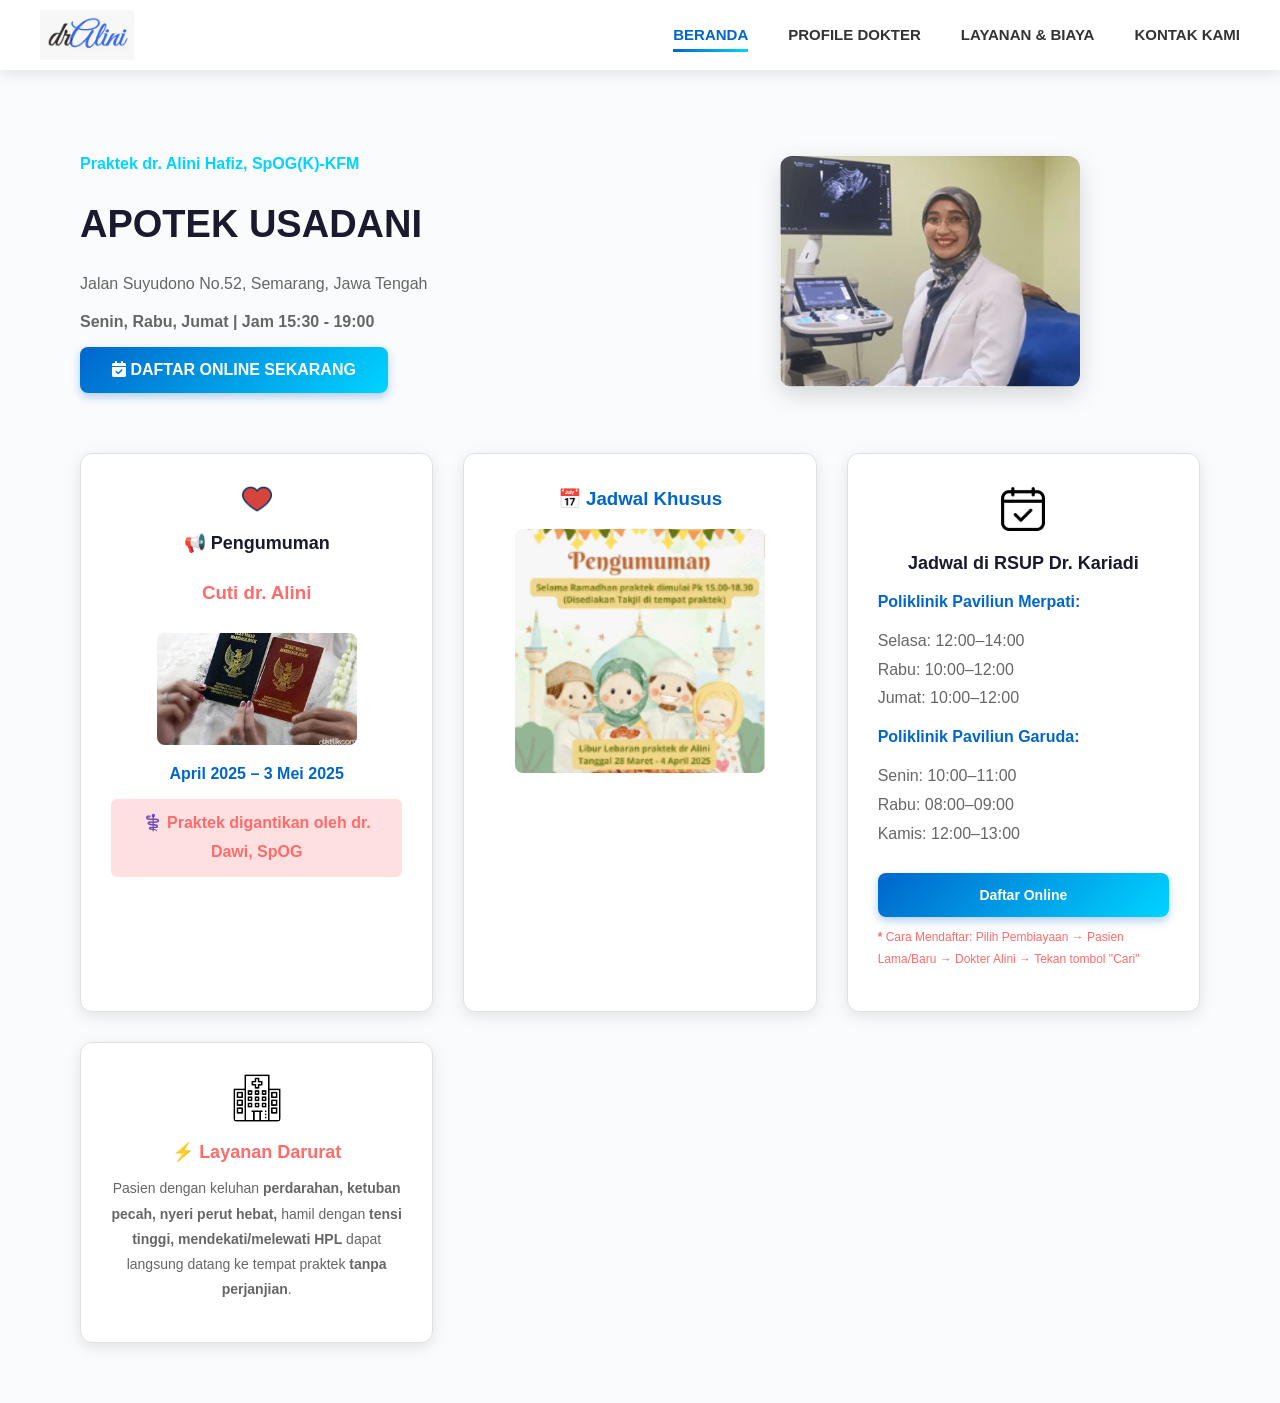
<file: Tugas web Dr Alini/index.html>
<!DOCTYPE html>
<html lang="id">
<head>
  <meta charset="utf-8" />
  <meta name="viewport" content="width=device-width, initial-scale=1" />
  <title>Klinik Dr. Alini Hafiz - Spesialis Obstetri & Ginekologi</title>
  <link rel="stylesheet" href="https://cdnjs.cloudflare.com/ajax/libs/font-awesome/6.6.0/css/all.min.css">
  <link rel="stylesheet" href="styles.css">
</head>
<body>
  <header>
    <img src="logo.jpeg" alt="Logo Klinik Dr. Alini">
    <nav>
      <a href="index.html" class="choosen">BERANDA</a>
      <a href="profile.html">PROFILE DOKTER</a>
      <a href="layanan.html">LAYANAN & BIAYA</a>
      <a href="kontak.html">KONTAK KAMI</a>
    </nav>
  </header>

  <main class="content">
    <section class="hero-section">
      <div class="hero-text">
        <p>Praktek dr. Alini Hafiz, SpOG(K)-KFM</p>
        <h2>APOTEK USADANI</h2>
        <p>Jalan Suyudono No.52, Semarang, Jawa Tengah</p>
        <p><strong>Senin, Rabu, Jumat | Jam 15:30 - 19:00</strong></p>
        <button onclick="window.location.href='backend.html'">
          <i class="fas fa-calendar-check"></i> DAFTAR ONLINE SEKARANG
        </button>
      </div>
      <div class="hero-image">
        <img src="8.JPG" alt="Dr. Alini Hafiz">
      </div>
    </section>

    <div class="container">
      <!-- Pengumuman -->
      <div class="card">
        <img src="heart.png" alt="Pengumuman" class="love">
        <div class="judul">📢 Pengumuman</div>
        <h3 style="color: #ff6b6b; margin: 10px 0;">Cuti dr. Alini</h3>
        <img src="nikah.jpg" alt="Cuti dr. Alini" style="width: 100%; max-width: 200px; border-radius: 8px; margin: 15px 0;">
        <p style="color: var(--primary-color); font-weight: 600;">April 2025 – 3 Mei 2025</p>
        <p style="color: #ff6b6b; font-weight: 700; background: #ffe0e0; padding: 10px; border-radius: 6px;">
          ⚕️ Praktek digantikan oleh dr. Dawi, SpOG
        </p>
      </div>
    
      <!-- Jadwal Ramadhan -->
      <div class="card">
        <h3 style="color: var(--primary-color); margin-bottom: 15px;">📅 Jadwal Khusus</h3>
        <img src="lebaran.jpeg" alt="Jadwal Ramadhan" style="width: 100%; border-radius: 8px;">
      </div>
    
      <!-- Jadwal RSUP Dr. Kariadi -->
      <div class="card">
        <img src="check-mark.png" alt="Jadwal" style="width: 50px; margin-bottom: 15px;">
        <div class="judul">Jadwal di RSUP Dr. Kariadi</div>
        <div style="font-size: 14px; color: #555; text-align: left; width: 100%;">
          <p><strong style="color: var(--primary-color);">Poliklinik Paviliun Merpati:</strong></p>
          <p>Selasa: 12:00–14:00<br>Rabu: 10:00–12:00<br>Jumat: 10:00–12:00</p>
          
          <p style="margin-top: 10px;"><strong style="color: var(--primary-color);">Poliklinik Paviliun Garuda:</strong></p>
          <p>Senin: 10:00–11:00<br>Rabu: 08:00–09:00<br>Kamis: 12:00–13:00</p>
          
          <button onclick="window.location.href='backend.html'" style="width: 100%; margin-top: 15px; font-size: 14px;">
            Daftar Online
          </button>
          
          <p style="font-size: 12px; color: #ff6b6b; margin-top: 10px;"><strong>*</strong> Cara Mendaftar: Pilih Pembiayaan → Pasien Lama/Baru → Dokter Alini → Tekan tombol "Cari"</p>
        </div>
      </div>

      <!-- Keterangan Penting -->
      <div class="card">
        <img src="hospital.png" alt="Layanan Darurat" style="width: 50px; margin-bottom: 15px;">
        <div class="judul" style="color: #ff6b6b;">⚡ Layanan Darurat</div>
        <p style="font-size: 14px; line-height: 1.8;">
          Pasien dengan keluhan <strong>perdarahan, ketuban pecah, nyeri perut hebat,</strong> 
          hamil dengan <strong>tensi tinggi, mendekati/melewati HPL</strong> 
          dapat langsung datang ke tempat praktek <strong>tanpa perjanjian</strong>.
        </p>
      </div>
    </div>
  </main>

  <script src="script.js"></script>
</body>
</html>
</file>
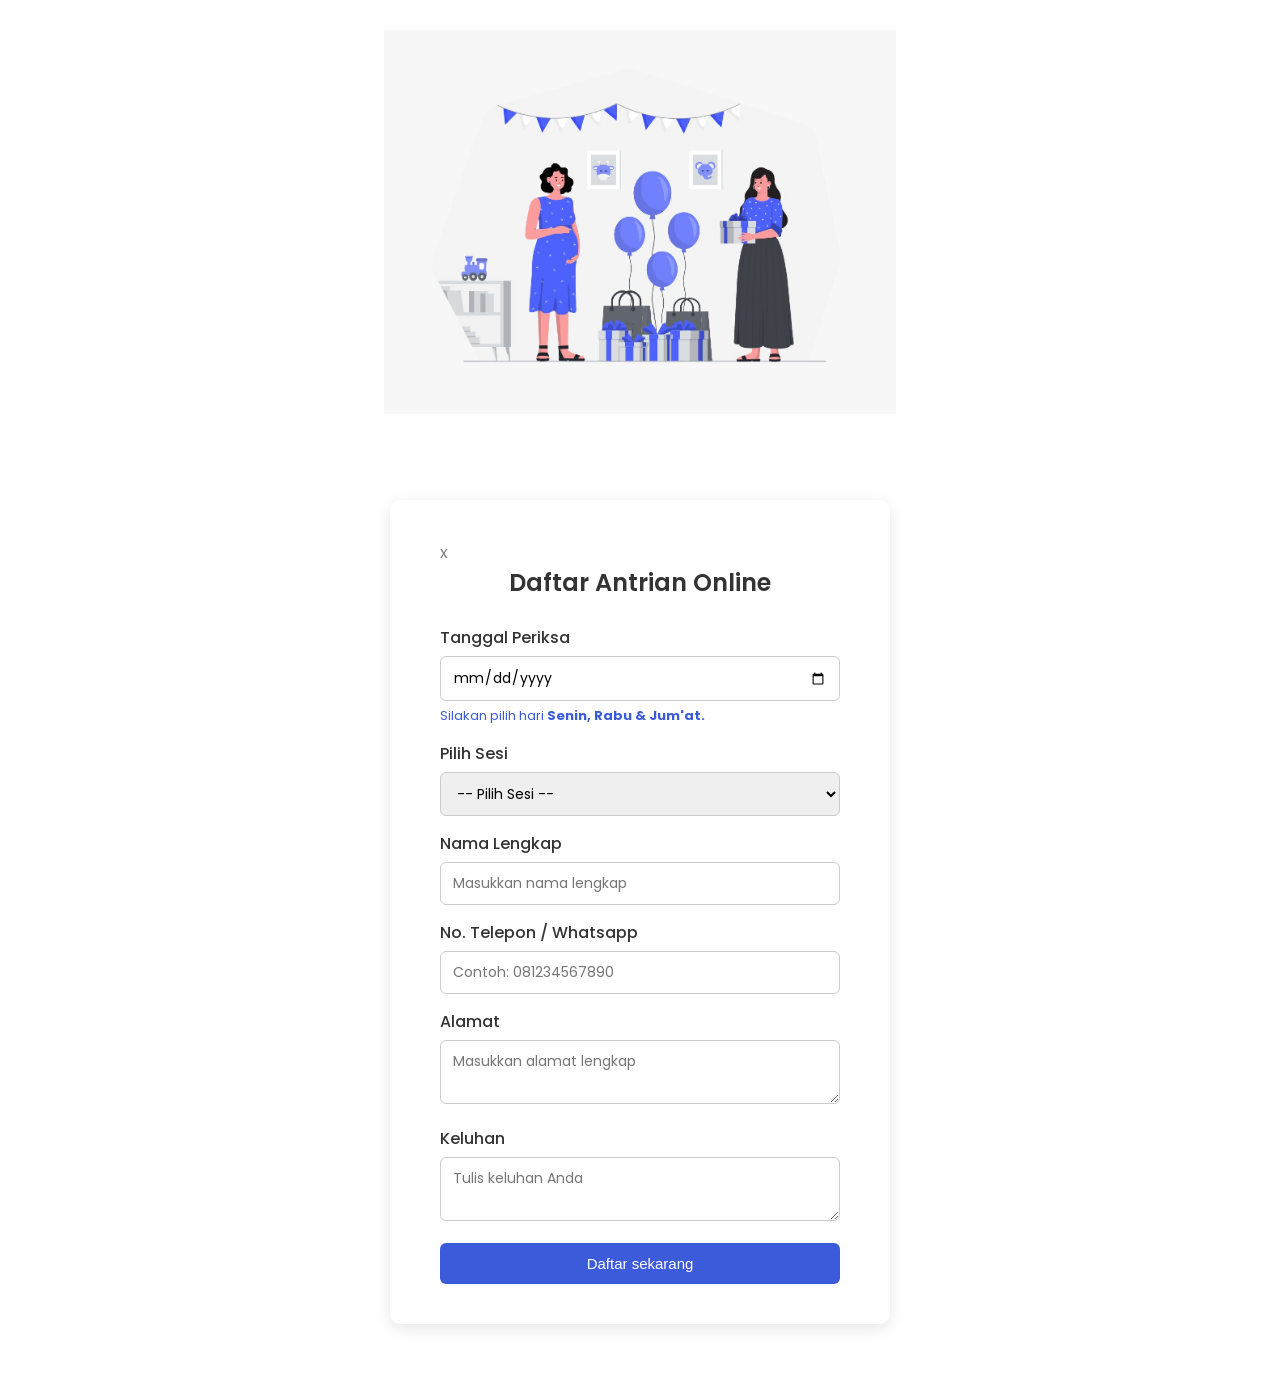
<file: Tugas web Dr Alini/backend.html>
<!DOCTYPE html>
<html lang="id">
<head>
  <meta charset="UTF-8">
  <meta name="viewport" content="width=device-width, initial-scale=1.0">
  <title>Daftar Antrian Online</title>

  <link href="https://fonts.googleapis.com/css2?family=Poppins:wght@400;500;600&display=swap" rel="stylesheet">
  <style>
    * {
      margin: 0;
      padding: 0;
      box-sizing: border-box;
    }

    body {
      font-family: 'Poppins', sans-serif;
      display: flex;
      justify-content: center;
      align-items: center;
      background: url(backend.jpeg) no-repeat;
      background-size: 40%;
      background-position-x: center;
      background-position-y: 30px;
    }

    .topimg {
      margin: 0 auto;
    }

    .form-container {
      background-color: #fff;
      padding: 40px 50px;
      border-radius: 10px;
      box-shadow: 0 4px 15px rgba(0,0,0,0.1);
      max-width: 500px;
      width: 90%;
      margin-top: 500px;
      margin-bottom: 50px;
    }

    h2 {
      text-align: center;
      color: #333;
      margin-bottom: 25px;
      font-weight: 600;
    }

    label {
      display: block;
      margin-bottom: 6px;
      font-weight: 500;
      color: #333;
    }

    input, select, textarea {
      width: 100%;
      padding: 10px 12px;
      margin-bottom: 15px;
      border: 1px solid #ccc;
      border-radius: 6px;
      font-size: 14px;
      font-family: 'Poppins', sans-serif;
    }

    input:focus, select:focus, textarea:focus {
      border-color: #3b5bdb;
      outline: none;
      box-shadow: 0 0 3px rgba(59,91,219,0.3);
    }

    .note {
      font-size: 13px;
      color: #3b5bdb;
      margin-top: -10px;
      margin-bottom: 15px;
    }

    button {
      background-color: #3b5bdb;
      color: white;
      width: 100%;
      padding: 12px;
      border: none;
      border-radius: 6px;
      font-size: 15px;
      cursor: pointer;
      font-weight: 500;
      transition: 0.3s;
    }

    button:hover {
      background-color: #2f49b5;
    }

    @media (max-width: 900px) {
      body {
        background-size: 0;
        padding: 20px;
      }
      .form-container {
        box-shadow: 0 2px 8px rgba(0,0,0,0.1);
      }
    }
  </style>
</head>
<body>
  <div class="form-container">
    <a href="home.html" style="text-decoration: none; color: gray; position: relative; margin-bottom: 100px;">x</a>
    <form action="home.html">
      
      <h2>Daftar Antrian Online</h2>

      <label for="tanggal">Tanggal Periksa</label>
      <input type="date" id="tanggal" name="tanggal" placeholder="dd/mm/yyyy" required>
      <p class="note">Silakan pilih hari <b>Senin, Rabu & Jum'at.</b></p>

      <label for="sesi">Pilih Sesi</label>
      <select id="sesi" name="sesi" required>
        <option value="">-- Pilih Sesi --</option>
        <option>Jam 15.30 - 16.30 (sisa kuota : 0)</option>
        <option>Jam 16.30 - 17.30 (sisa kuota : 2)</option>
        <option>Jam 17.30 - 18.30 (sisa kuota : 5)</option>
      </select>

      <label for="nama">Nama Lengkap</label>
      <input type="text" id="nama" name="nama" placeholder="Masukkan nama lengkap" required>

      <label for="telepon">No. Telepon / Whatsapp</label>
      <input type="number" id="telepon" name="telepon" placeholder="Contoh: 081234567890" required>

      <label for="alamat">Alamat</label>
      <textarea id="alamat" name="alamat" rows="2" placeholder="Masukkan alamat lengkap" required></textarea>

      <label for="keluhan">Keluhan</label>
      <textarea id="keluhan" name="keluhan" rows="2" placeholder="Tulis keluhan Anda" required></textarea>

      <button type="submit">Daftar sekarang</button>
    </form>
  </div>

</body>
</html>
</file>
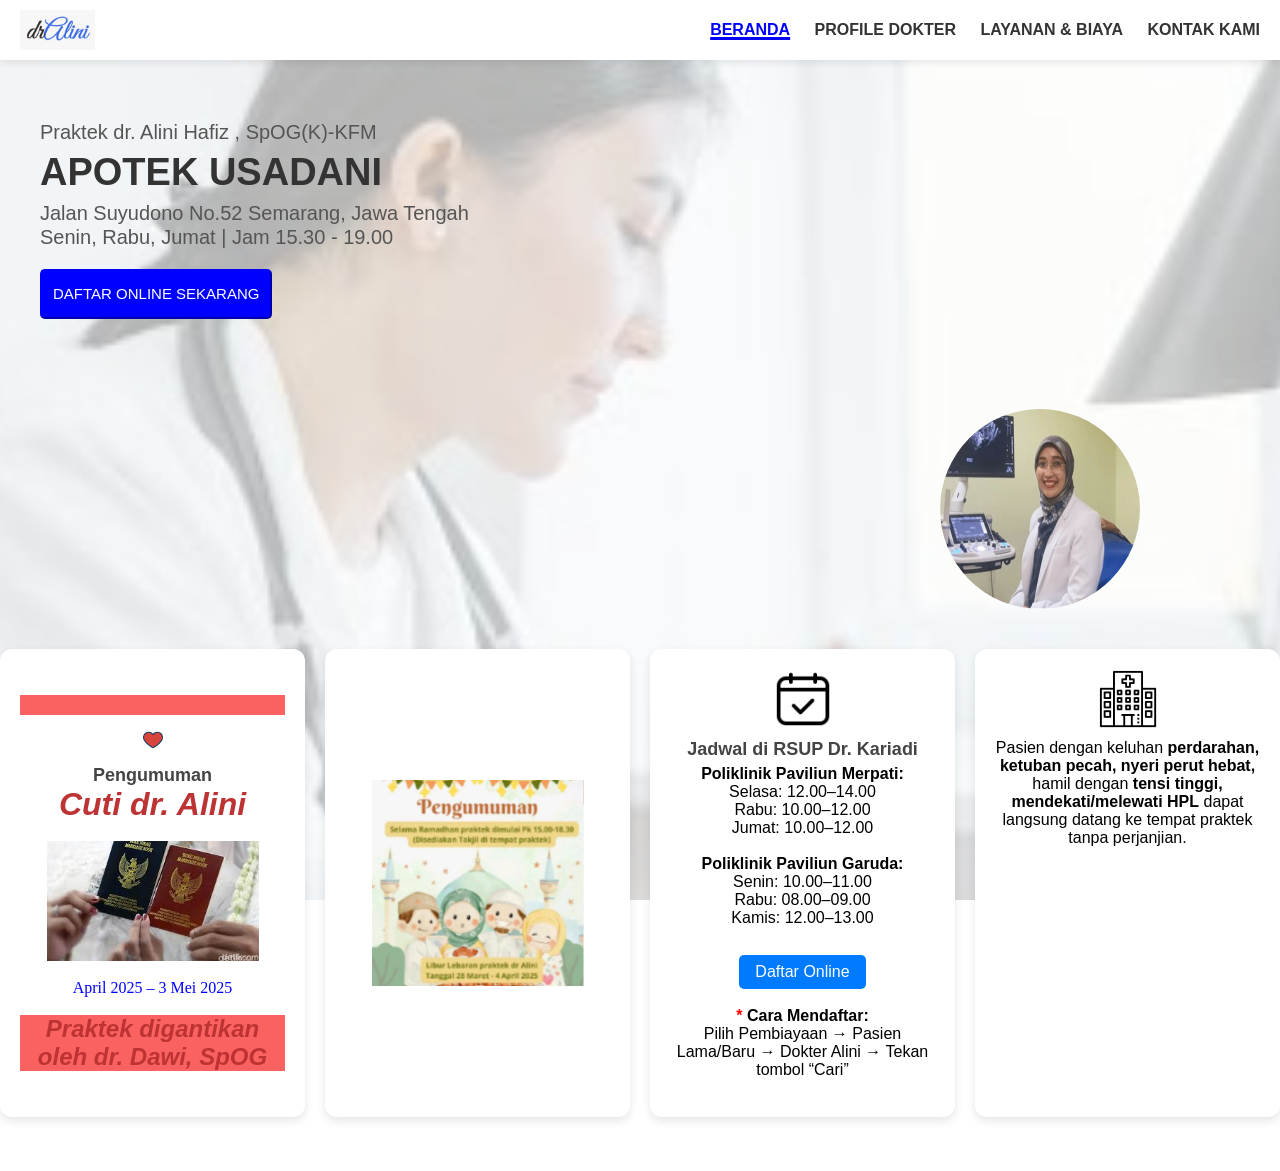
<file: Tugas web Dr Alini/home.html>
<!doctype html>
<html lang="en">
<head>
  <meta charset="utf-8" />
  <meta name="viewport" content="width=device-width, initial-scale=1" />
  <title>Landing Page with Header and Left Menu</title>
  <style>
    * {
      margin: 0;
      padding: 0;
      box-sizing: border-box;
      font-family: Arial, sans-serif;
    }

    body, html {
      height: 100%;
    }

    /* Background image */
    body {
      background: url(images.jpg) no-repeat center center/cover;
    }

    /* Overlay with white opacity */
    .overlay {
      position: fixed;
      top: 0;
      left: 0;
      width: 100%;
      height: 100%;
      background-color: rgba(255, 255, 255, 0.7);
      z-index: -1;
    }

    header {
      width: 100%;
      height: 60px;
      background-color: white;
      display: flex;
      justify-content: space-between;
      align-items: center;
      padding: 0 20px;
      box-shadow: 0 2px 8px rgba(0,0,0,0.1);
      position: fixed;
      top: 0;
      left: 0;
      z-index: 10;
    }

    header img {
      height: 40px;
    }

    header nav a {
      text-decoration: none;
      color: #333;
      margin-left: 20px;
      font-weight: bold;
    }

    header nav .choosen{
      text-decoration: underline;
      color: blue;
      margin-left: 20px;
      font-weight: bolder;
      text-decoration-thickness: 3px;
    }


    .content {
      margin-top: 80px;
      flex: 1;
      padding: 40px;
      overflow-y: auto;
      line-height: 1.5;
      position: relative;
      font-size: 20px;
    }

    .content h2 {
      font-size: 38px;
      font-weight: 700;
      color: #333;
    }

    .content p {
      color: #555;
      line-height: 1.2;
      font-size: 20px;
    }

    .content button {
      background-color: blue;
      margin-top: 20px;
      border-radius: 5px;
      width: max-content;
      height: 50px;
      border-color: blue;
    }

    .content button p {
      padding: 11px;
      font-size: 15px;
      margin: 0 auto;
      color: white;
      font-weight: 500;
    }

    .content img {
      width: 200px;
      height: 200px;
      position: relative;
      margin-top: 160px;
      margin-right: 100px;
      float: right;
      border-radius: 50%;
    }

  .container {
    display: flex;
    justify-content: space-between;
    gap: 20px;
    flex-wrap: wrap; /* Responsif di layar kecil */
  }

  .card {
    flex: 1;
    min-width: 200px;
    background: white;
    border-radius: 12px;
    box-shadow: 0 4px 10px rgba(0,0,0,0.1);
    padding: 20px;
    display: flex;
    flex-direction: column;
    justify-content: center;  /* Vertikal tengah */
    align-items: center;      /* Horizontal tengah */
    text-align: center;
  }

  .judul {
    font-weight: bold;
    color: #444;
    font-size: 18px;
  }

  .gambar {
    width: 80%;
    max-width: 250px;
    object-fit: cover;
    display: block;
  }

  .love {
    width: 10%;
    max-width: 20px;
    object-fit: cover;
    display: block;
    margin-bottom: 15px;
    margin-top: 15px;
  }

  .red {
    background-color: rgb(250, 98, 98);
    color: rgb(250, 98, 98);
    width: 100%;
    height: 20px;
  }

  .rt {
    color: rgb(189, 51, 51);
    font-style: italic;
  }

  .red2 {
    background-color: rgb(250, 98, 98);
    color:  rgb(189, 51, 51);
    width: 100%;
    height: max-content;
    font-style: italic;
    font-size: x-large;
  }

  .btn {
    display: inline-block;
    background-color: #007BFF;
    color: white;
    padding: 8px 16px;
    border-radius: 5px;
    text-decoration: none;
    margin-top: 10px;
  }

  .btn:hover {
    background-color: #0056b3;
  }

  .left-align {
    text-align: center;
    width: 100%;
  }

  .card2 {
    flex: 1;
    min-width: 200px;
    background: white;
    border-radius: 12px;
    box-shadow: 0 4px 10px rgba(0,0,0,0.1);
    padding: 20px;
    display: flex;
    flex-direction: column;
    align-items: center;      /* Horizontal tengah */
    text-align: center;
  }
  </style>
</head>
<body>
  <div class="overlay"></div>

  <header>
    <img src="logo.jpeg" alt="hm">
    <nav>
      <a href="home.html" class="choosen">BERANDA</a>
      <a href="profile.html">PROFILE DOKTER</a>
      <a href="layanan.html">LAYANAN & BIAYA</a>
      <a href="kontak.html">KONTAK KAMI</a>
    </nav>
  </header>

    <main class="content">
      <p>Praktek dr. Alini Hafiz , SpOG(K)-KFM</p>
      <h2>APOTEK USADANI</h2>
      <p>Jalan Suyudono No.52 Semarang, Jawa Tengah</p>
      <p>Senin, Rabu, Jumat | Jam 15.30 - 19.00</p>
      <button>
        <a href="backend.html" style="text-decoration: none;">
          <p>DAFTAR ONLINE SEKARANG</p>
        </a>
      </button>
      <img src="8.JPG" alt="dokter">
    </main>

    <div class="container">
      <!-- Kolom 1 -->
      <div class="card">
        <div class="red">-</div>
        <img src="heart.png" alt="" class="love">
        <div class="judul">Pengumuman</div>
          <h1 class="rt">Cuti dr. Alini</h1><br>
          <img src="nikah.jpg" alt="Cuti dr. Alini" class="gambar"><br>
          <p style="font-family: cursive; color: blue;">April 2025 – 3 Mei 2025</p><br>
          <h1 class="red2">Praktek digantikan oleh dr. Dawi, SpOG</h1>
      </div>
    
      <!-- Kolom 2 -->
      <div class="card">
        <img src="lebaran.jpeg" alt="Jadwal Ramadhan" class="gambar">
      </div>
    
      <!-- Kolom 3 -->
      <div class="card">
        <img src="check-mark.png" alt="check-mark" style="width: 60px; margin-bottom: 10px;">
        <div class="judul" style="margin-bottom: 5px;">Jadwal di RSUP Dr. Kariadi</div>
        <div class="teks center-align">
          <b>Poliklinik Paviliun Merpati:</b><br>
          Selasa: 12.00–14.00<br>
          Rabu: 10.00–12.00<br>
          Jumat: 10.00–12.00<br><br>
    
          <b>Poliklinik Paviliun Garuda:</b><br>
          Senin: 10.00–11.00<br>
          Rabu: 08.00–09.00<br>
          Kamis: 12.00–13.00<br><br>
    
          <a href="backend.html" class="btn">Daftar Online</a><br><br>
    
          <b><span style="color: red;">*</span> Cara Mendaftar:</b><br>
          Pilih Pembiayaan → Pasien Lama/Baru → Dokter Alini → Tekan tombol “Cari”<br><br>
        </div>
      </div>
      <div class="card2">
        <img src="hospital.png" alt="check-mark" style="width: 60px; margin-bottom: 10px;">
        <div class="teks center-align">
          <p>Pasien dengan keluhan 
            <b>perdarahan, ketuban pecah, nyeri perut hebat,</b>
            hamil dengan <b>tensi tinggi, mendekati/melewati HPL</b>
            dapat langsung datang ke tempat praktek tanpa perjanjian.
          </p>
        </div>
      </div>
    </div>
    <br><br><br>
  </div>
</body>
</html>
</file>
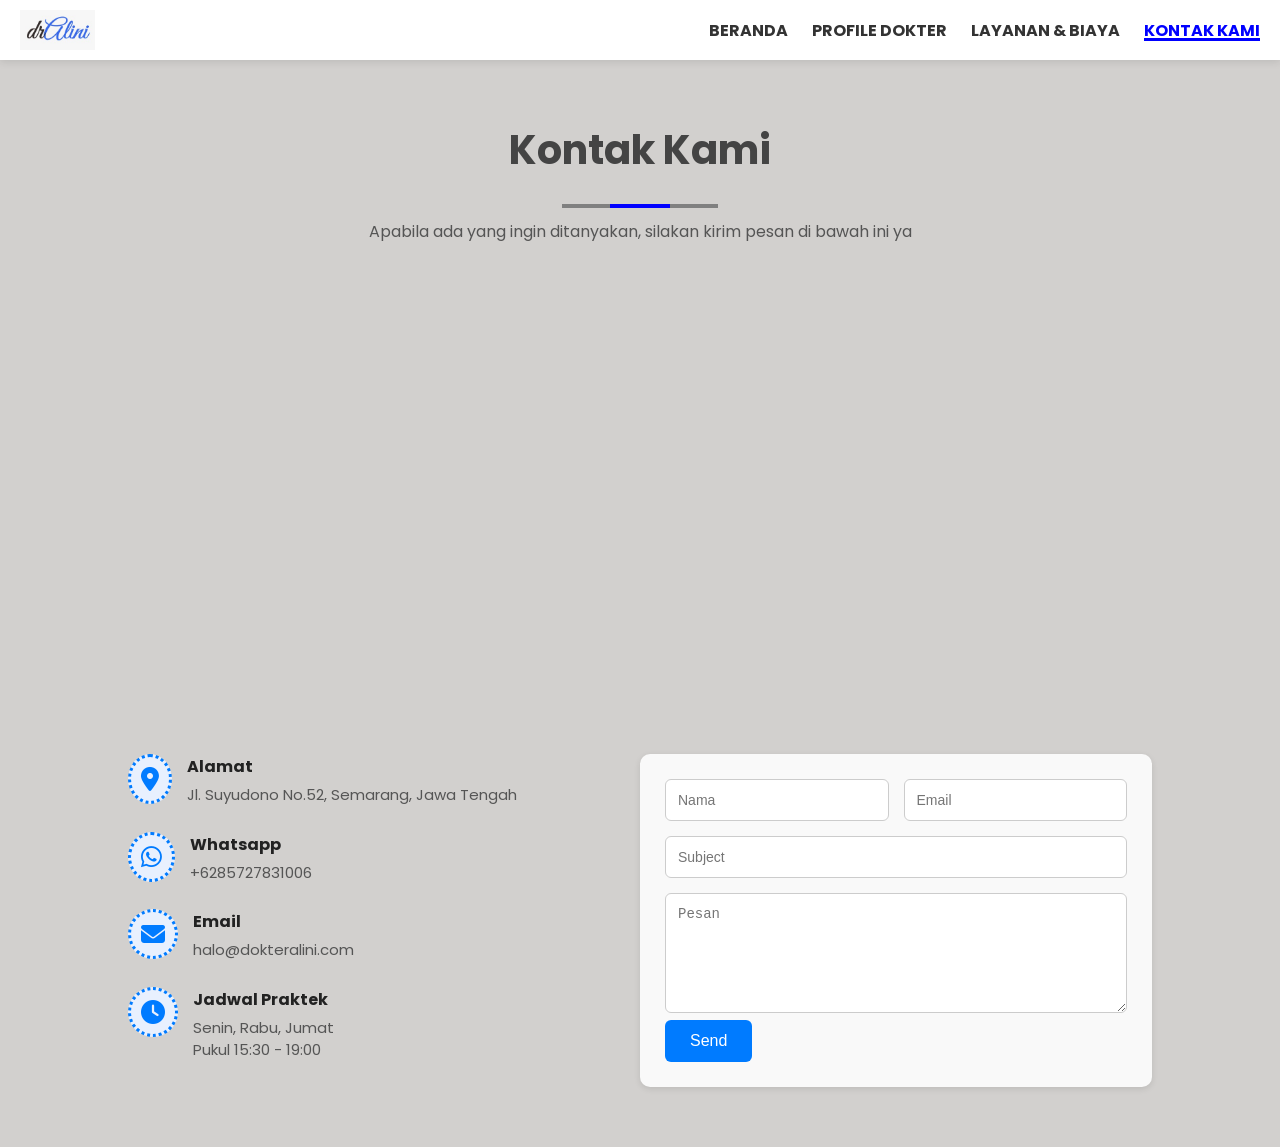
<file: Tugas web Dr Alini/kontak.html>
<!DOCTYPE html>
<html lang="id">
<head>
  <meta charset="UTF-8">
  <meta name="viewport" content="width=device-width, initial-scale=1.0">
  <title>Kontak Kami | dr. Alini</title>

  <!-- Font dan Icon -->
  <link rel="stylesheet" href="https://cdnjs.cloudflare.com/ajax/libs/font-awesome/6.6.0/css/all.min.css">
  <link href="https://fonts.googleapis.com/css2?family=Poppins:wght@400;500;600&display=swap" rel="stylesheet">

  <style>
    /* Reset dan dasar */
    * {
      margin: 0;
      padding: 0;
      box-sizing: border-box;
    }

    body {
      font-family: 'Poppins', sans-serif;
      background-color: rgb(210, 208, 206);
      color: #333;
    }

    header {
      width: 100%;
      height: 60px;
      background-color: white;
      display: flex;
      justify-content: space-between;
      align-items: center;
      padding: 0 20px;
      box-shadow: 0 2px 8px rgba(0,0,0,0.1);
      position: fixed;
      top: 0;
      left: 0;
      z-index: 10;
    }

    header img {
      height: 40px;
    }

    header nav a {
      text-decoration: none;
      color: #333;
      margin-left: 20px;
      font-weight: bold;
    }

    header nav .choosen{
      text-decoration: underline;
      color: blue;
      margin-left: 20px;
      font-weight: bolder;
      text-decoration-thickness: 3px;
    }


    /* Judul halaman */
    .page-header {
      text-align: center;
      background-color: #f8f9fb;
      padding: 60px 10%;
    }

    .page-header h2 {
      font-size: 28px;
      color: #333;
      margin-bottom: 10px;
    }

    .page-header p {
      color: #666;
      font-size: 16px;
    }

    /* Map */
    .map-container {
      width: 90%;
      height: 400px;
      overflow: hidden;
      margin: 0 auto;
      border-radius: 10px;
    }

    .map-container iframe {
      width: 100%;
      height: 100%;
      border: 0;
    }

    /* Kontak Section */
    .contact-container {
      display: flex;
      justify-content: center;
      align-items: flex-start;
      gap: 50px;
      padding: 60px 10%;
      background-color: rgb(210, 208, 206);
      flex-wrap: wrap;
    }

    /* Bagian kiri (informasi) */
    .contact-info {
      flex: 1;
      min-width: 300px;
    }

    .info-item {
      display: flex;
      align-items: flex-start;
      margin-bottom: 25px;
    }

    .info-item i {
      font-size: 24px;
      color: #007bff;
      margin-right: 15px;
      background-color: #e8f0fe;
      padding: 10px;
      border-radius: 50%;
    }

    .info-text h4 {
      margin: 0 0 5px;
      color: #222;
    }

    .info-text p {
      margin: 0;
      color: #555;
      font-size: 15px;
      line-height: 1.5;
    }

    /* Bagian kanan (form) */
    .contact-form {
      flex: 1;
      min-width: 300px;
      background-color: #f9f9f9;
      padding: 25px;
      border-radius: 10px;
      box-shadow: 0 2px 6px rgba(0,0,0,0.1);
    }

    .form-group {
      display: flex;
      gap: 15px;
      margin-bottom: 15px;
    }

    .form-group input,
    .contact-form textarea {
      width: 100%;
      padding: 12px;
      border: 1px solid #ccc;
      border-radius: 6px;
      font-size: 14px;
    }

    .contact-form textarea {
      resize: vertical;
      height: 120px;
    }

    .contact-form button {
      background-color: #007bff;
      color: white;
      border: none;
      padding: 12px 25px;
      border-radius: 6px;
      cursor: pointer;
      font-size: 16px;
      transition: 0.3s;
    }

    .contact-form button:hover {
      background-color: #0056b3;
    }

    .content {
      margin-top: 80px;
      flex: 1;
      padding: 40px;
      overflow-y: auto;
      line-height: 1.5;
      position: relative;
      font-size: 20px;
    }

    .content h1 {
      color: #444;
      text-align: center;
    }

    .content h4 {
      color: rgb(210, 208, 206);
      text-align: center;
      text-decoration: underline;
      text-decoration-color: gray;
      text-decoration-thickness: 4px;
    }

    .content p {
        color: #555;
        font-size: 16px;
        text-align: center;
        margin: 10px;
    }

    .spec {
      color: rgb(210, 208, 206);
      text-align: center;
      text-decoration: underline;
      text-decoration-color: blue;
      text-decoration-thickness: 4px;
    }

    .content p {
        color: #555;
        font-size: 16px;
        text-align: center;
        margin: 10px;
    }

    /* Responsif */
    @media (max-width: 768px) {
      .contact-container {
        flex-direction: column;
      }
    }
  </style>
</head>

<body>

    <header>
        <img src="logo.jpeg" alt="hm">
        <nav>
          <a href="home.html">BERANDA</a>
          <a href="profile.html">PROFILE DOKTER</a>
          <a href="layanan.html">LAYANAN & BIAYA</a>
          <a href="kontak.html" class="choosen">KONTAK KAMI</a>
        </nav>
      </header>

      <main class="content">
        <h1>Kontak Kami</h1>
        <h4>----<span class="spec">-----</span>----</h4>
        <p>Apabila ada yang ingin ditanyakan, silakan kirim pesan di bawah ini ya</p>
      </main>

  <!-- MAP -->
  <div class="map-container">
    <iframe src="https://www.google.com/maps/embed?pb=!1m18!1m12!1m3!1d1980.09931649707!2d110.40585058685963!3d-6.985867570155994!2m3!1f0!2f0!3f0!3m2!1i1024!2i768!4f13.1!3m3!1m2!1s0x2e708b4886194b15%3A0x83d5e270f6cc8804!2sApotek%20Usadani!5e0!3m2!1sid!2sid!4v1760234174506!5m2!1sid!2sid" 
      width="100%" height="450" style="border:0;" allowfullscreen="" loading="lazy" referrerpolicy="no-referrer-when-downgrade"
      ></iframe>
  </div>

  <!-- KONTAK -->
  <section class="contact-container">
    <!-- Informasi Kontak -->
    <div class="contact-info">
      <div class="info-item">
        <i class="fa-solid fa-location-dot" style="border-style: dotted;"></i>
        <div class="info-text">
          <h4>Alamat</h4>
          <p>Jl. Suyudono No.52, Semarang, Jawa Tengah</p>
        </div>
      </div>

      <div class="info-item">
        <i class="fa-brands fa-whatsapp" style="border-style: dotted;"></i>
        <div class="info-text">
          <h4>Whatsapp</h4>
          <p>+6285727831006</p>
        </div>
      </div>

      <div class="info-item">
        <i class="fa-solid fa-envelope" style="border-style: dotted;"></i>
        <div class="info-text">
          <h4>Email</h4>
          <p>halo@dokteralini.com</p>
        </div>
      </div>

      <div class="info-item">
        <i class="fa-solid fa-clock" style="border-style: dotted;"></i>
        <div class="info-text">
          <h4>Jadwal Praktek</h4>
          <p>Senin, Rabu, Jumat<br>Pukul 15:30 - 19:00</p>
        </div>
      </div>
    </div>

    <!-- Formulir -->
    <div class="contact-form">
      <form action="#">
        <div class="form-group">
          <input type="text" name="name" placeholder="Nama" required>
          <input type="email" name="email" placeholder="Email" required>
        </div>
        <div class="form-group">
            <input type="text" name="subject" placeholder="Subject" required>
        </div>
        <textarea name="message" placeholder="Pesan" required></textarea>
        <button type="submit">Send</button>
      </form>
    </div>
  </section>

</body>
</html>
</file>
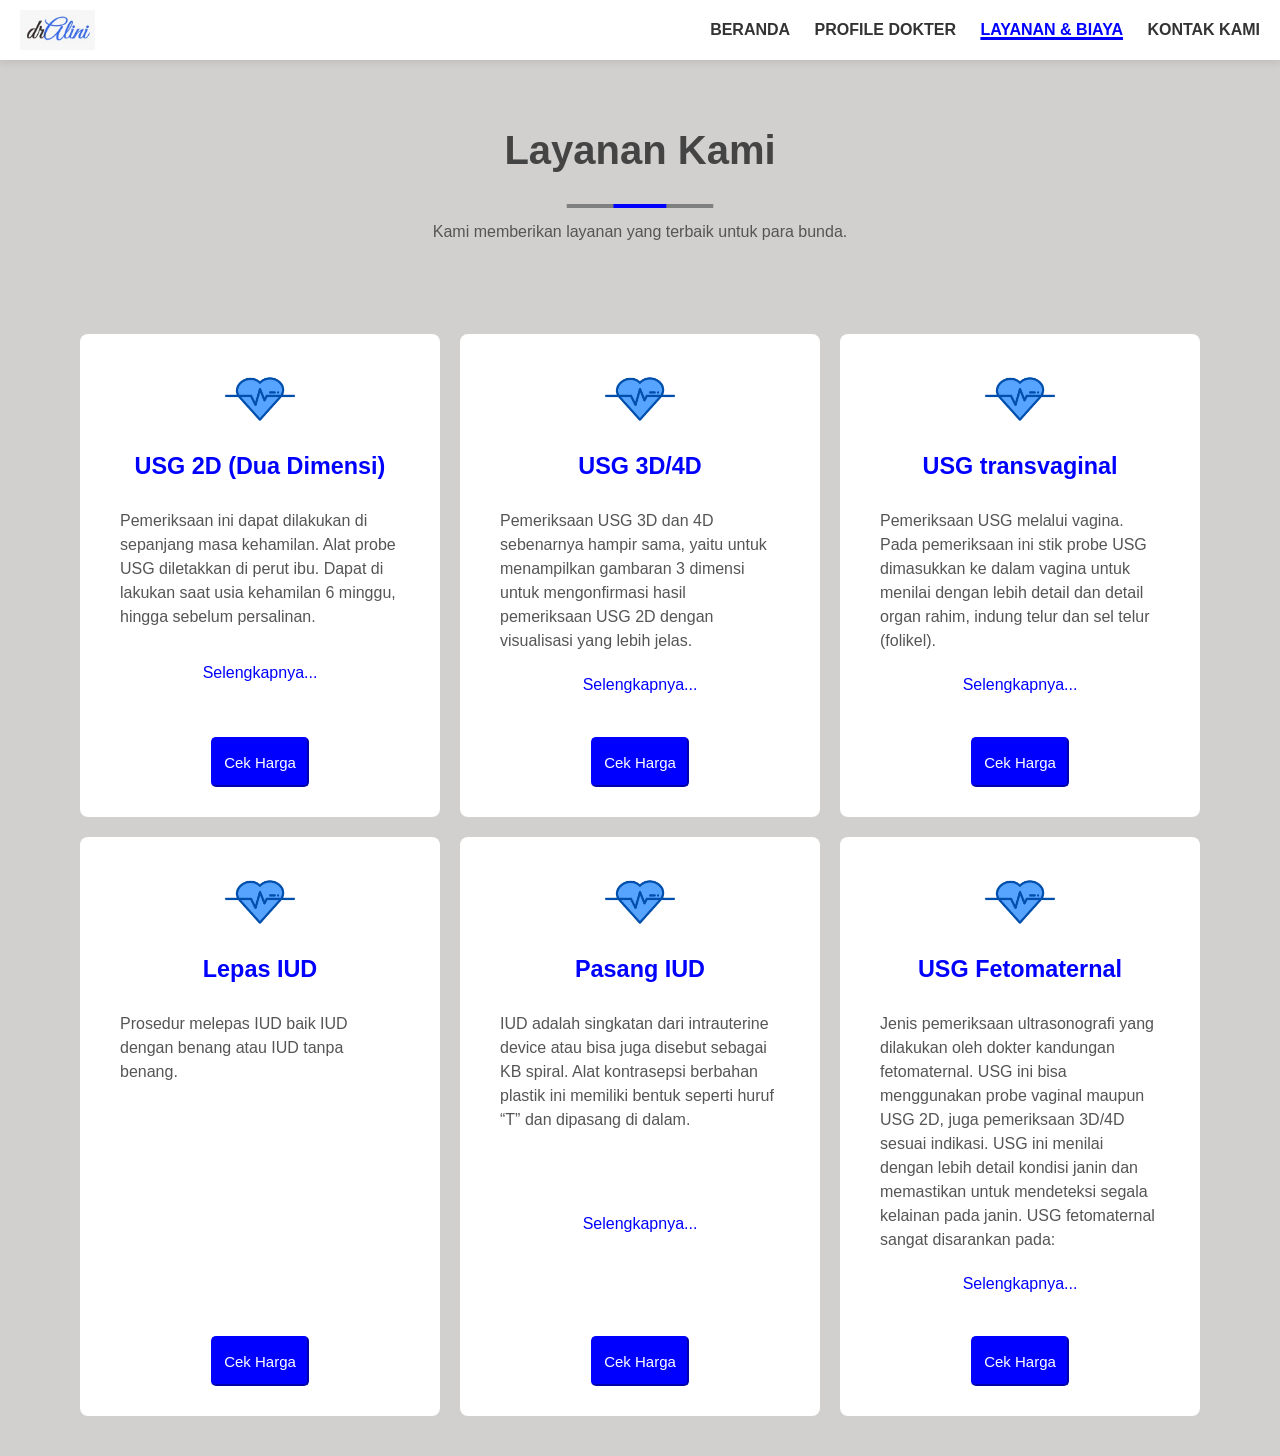
<file: Tugas web Dr Alini/layanan.html>
<!DOCTYPE html>
<html lang="en">
<head>
  <meta charset="UTF-8">
  <meta name="viewport" content="width=device-width, initial-scale=1.0">
  <title>Document</title>
  <style>
    * {
      margin: 0;
      padding: 0;
      box-sizing: border-box;
      font-family: Arial, sans-serif;
    }

    body, html {
      height: 100%;
    }

    /* Background image */
    body {
      background-color: rgb(210, 208, 206);
    }

    header {
      width: 100%;
      height: 60px;
      background-color: white;
      display: flex;
      justify-content: space-between;
      align-items: center;
      padding: 0 20px;
      box-shadow: 0 2px 8px rgba(0,0,0,0.1);
      position: fixed;
      top: 0;
      left: 0;
      z-index: 10;
    }
    header img {
      height: 40px;
    }

    header nav a {
      text-decoration: none;
      color: #333;
      margin-left: 20px;
      font-weight: bold;
    }

    header nav .choosen{
      text-decoration: underline;
      color: blue;
      margin-left: 20px;
      font-weight: bolder;
      text-decoration-thickness: 3px;
    }

    .content {
      margin-top: 80px;
      flex: 1;
      padding: 40px;
      overflow-y: auto;
      line-height: 1.5;
      position: relative;
      font-size: 20px;
    }

    .content h1 {
      color: #444;
      text-align: center;
    }

    .content h4 {
      color: rgb(210, 208, 206);
      text-align: center;
      text-decoration: underline;
      text-decoration-color: gray;
      text-decoration-thickness: 4px;
    }

    .content p {
        color: #555;
        font-size: 16px;
        text-align: center;
        margin: 10px;
    }

    .spec {
      color: rgb(210, 208, 206);
      text-align: center;
      text-decoration: underline;
      text-decoration-color: blue;
      text-decoration-thickness: 4px;
    }

    .content p {
        color: #555;
        font-size: 16px;
        text-align: center;
        margin: 10px;
    }

    section {
      display: flex;
      justify-content: center;
      flex-wrap: wrap;
      gap: 20px;
      margin-top: 20px;
    }

    section .box {
  background-color: white;
  border-radius: 8px;
  width: 30%;
  display: flex;
  flex-direction: column;
  justify-content: stretch;
  min-height: 460px; /* tambahkan tinggi minimum agar semua box sejajar */
}


section .content2 {
  padding: 30px;
  display: flex;
  flex-direction: column;
  justify-content: space-between; /* ini penting agar tombol tetap di bawah */
  align-items: center;
  text-align: center;
  height: 100%; /* isi penuhi tinggi box */
}

    section .content2 img {
      width: 70px;
      margin-bottom: 15px;
    }

    section .content2 p {
      text-align: left;
      flex-grow: 1;
    }

    .etc {
      color: blue;
    }

    .content2 button {
      background-color: blue;
      margin-top: 20px;
      border-radius: 5px;
      width: max-content;
      height: 50px;
      border-color: blue;
      margin: 0 auto;
      display: flex;
      align-items: center;
    }

    .content2 button p {
      padding: 11px;
      font-size: 15px;
      margin: 0 auto;
      color: white;
      font-weight: 500;
    }

    .content2 h3 {
      color: blue;
      text-align: center;
      min-height: 50px;
    }

    /* Modal Styling */
    .modal {
      display: none; /* awalnya disembunyikan */
      position: fixed;
      z-index: 20;
      left: 0;
      top: 0;
      width: 100%;
      height: 100%;
      background-color: rgba(0,0,0,0.5);
      justify-content: center;
      align-items: center;
    }

    .modal-content {
      background-color: white;
      padding: 30px;
      border-radius: 10px;
      text-align: center;
      width: 350px;
      box-shadow: 0 0 10px rgba(0,0,0,0.3);
    }

    .modal-content h2 {
      color: blue;
      margin-bottom: 10px;
    }

    .modal-content p {
      margin-bottom: 20px;
      color: #444;
    }

    .close-btn {
      background-color: blue;
      color: white;
      padding: 10px 20px;
      border: none;
      border-radius: 5px;
      cursor: pointer;
    }

    .close-btn:hover {
      background-color: darkblue;
    }
  </style>
</head>
<body>
  <header>
    <img src="logo.jpeg" alt="hm">
    <nav>
      <a href="home.html">BERANDA</a>
      <a href="profile.html">PROFILE DOKTER</a>
      <a href="layanan.html" class="choosen">LAYANAN & BIAYA</a>
      <a href="kontak.html">KONTAK KAMI</a>
    </nav>
  </header>

  <main class="content">
    <h1>Layanan Kami</h1>
    <h4>-------<span class="spec">--------</span>-------</h4>
    <p>Kami memberikan layanan yang terbaik untuk para bunda.</p>
    <br><br>

    <section>
      <div class="box">
        <div class="content2">
          <img src="heart-rate.png" alt="">
          <h3>USG 2D (Dua Dimensi)</h3>
          <p>Pemeriksaan ini dapat dilakukan 
            di sepanjang masa kehamilan. Alat probe USG diletakkan di perut ibu. Dapat di
            lakukan saat usia kehamilan 6 minggu, hingga sebelum persalinan.</p>
            <p><span class="etc">Selengkapnya...</span></p>
            <br>
            <button onclick="showPrice('USG 2D (Dua Dimensi)', 'Rp 150.000')"><p>Cek Harga</p></button>
        </div>
      </div>
      <div class="box">
        <div class="content2">
          <img src="heart-rate.png" alt="">
          <h3>USG 3D/4D</h3>
          <p>Pemeriksaan USG 3D dan 4D sebenarnya hampir sama, yaitu untuk menampilkan gambaran 3 dimensi untuk
             mengonfirmasi hasil pemeriksaan USG 2D dengan visualisasi yang lebih jelas.</p>
            <p><span class="etc">Selengkapnya...</span></p>
            <br>
            <button onclick="showPrice('USG 3D/4D', 'Rp 250.000')"><p>Cek Harga</p></button>
        </div>
      </div>
      <div class="box">
        <div class="content2">
          <img src="heart-rate.png" alt="">
          <h3>USG transvaginal</h3>
          <p>Pemeriksaan USG melalui vagina. Pada pemeriksaan ini stik probe
             USG dimasukkan ke dalam vagina untuk menilai dengan lebih detail 
            dan detail organ rahim, indung telur dan sel telur (folikel).</p>
            <p><span class="etc">Selengkapnya...</span></p>
            <br>
            <button onclick="showPrice('USG Transvaginal', 'Rp 200.000')"><p>Cek Harga</p></button>
        </div>
      </div>
    </section>
    <section>
      <div class="box">
        <div class="content2">
          <img src="heart-rate.png" alt="">
          <h3>Lepas IUD</h3>
          <p>Prosedur melepas IUD baik IUD dengan benang atau IUD tanpa benang.</p>
            <br>
            <button onclick="showPrice('Lepas IUD', 'Rp 180.000')"><p>Cek Harga</p></button>
          </div>
      </div>
      <div class="box">
        <div class="content2">
          <img src="heart-rate.png" alt="">
          <h3>Pasang IUD</h3>
          <p>IUD adalah singkatan dari intrauterine device atau bisa 
            juga disebut sebagai KB spiral. Alat kontrasepsi berbahan
             plastik ini memiliki bentuk seperti huruf “T” dan dipasang di dalam.</p>
            <p><span class="etc">Selengkapnya...</span></p>
            <br>
            <button onclick="showPrice('Pasang IUD', 'Rp 250.000')"><p>Cek Harga</p></button>
        </div>
      </div>
      <div class="box">
        <div class="content2">
          <img src="heart-rate.png" alt="">
          <h3>USG Fetomaternal</h3>
          <p>Jenis pemeriksaan ultrasonografi yang dilakukan oleh dokter 
            kandungan fetomaternal. USG ini bisa menggunakan probe vaginal 
            maupun USG 2D, juga pemeriksaan 3D/4D sesuai indikasi. USG ini 
            menilai dengan lebih detail kondisi janin dan memastikan untuk 
            mendeteksi segala kelainan pada janin. USG fetomaternal sangat disarankan pada:
            </p>
            <p><span class="etc">Selengkapnya...</span></p>
            <br>
            <button onclick="showPrice('USG Fetomaternal', 'Rp 400.000')"><p>Cek Harga</p></button>
          </div>
      </div>
    </section>
  </main>

  <!-- Modal -->
  <div class="modal" id="priceModal">
    <div class="modal-content">
      <h2 id="serviceName"></h2>
      <p id="servicePrice"></p>
      <button class="close-btn" onclick="closeModal()">Tutup</button>
    </div>
  </div>

  <script>
    function showPrice(name, price) {
      document.getElementById('serviceName').textContent = name;
      document.getElementById('servicePrice').textContent = "Harga: " + price;
      document.getElementById('priceModal').style.display = 'flex';
    }

    function closeModal() {
      document.getElementById('priceModal').style.display = 'none';
    }

    // Menutup modal jika klik di luar kotak
    window.onclick = function(event) {
      const modal = document.getElementById('priceModal');
      if (event.target == modal) {
        modal.style.display = 'none';
      }
    }
  </script>
</body>
</html>
</file>
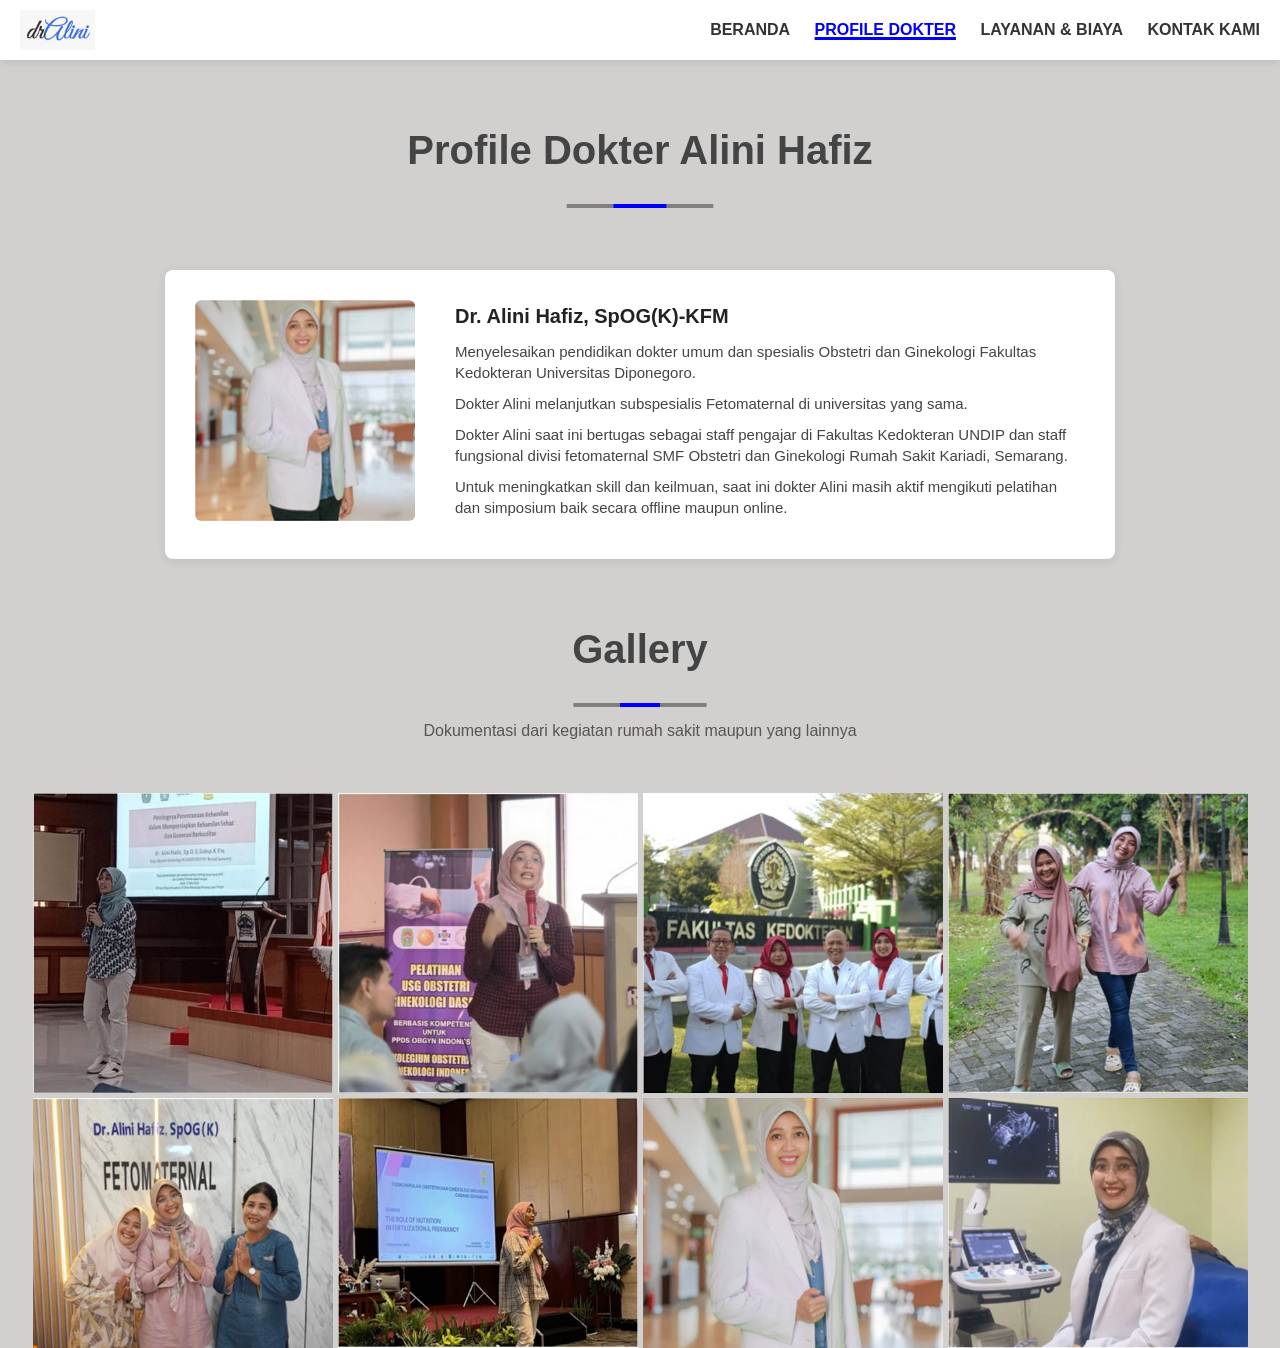
<file: Tugas web Dr Alini/profile.html>
<!DOCTYPE html>
<html lang="en">
<head>
    <meta charset="UTF-8">
    <meta name="viewport" content="width=device-width, initial-scale=1.0">
    <title>Document</title>
    <style>
     * {
      margin: 0;
      padding: 0;
      box-sizing: border-box;
      font-family: Arial, sans-serif;
    }

    body, html {
      height: 100%;
    }

    /* Background image */
    body {
      background-color: rgb(210, 208, 206);
    }

    header {
      width: 100%;
      height: 60px;
      background-color: white;
      display: flex;
      justify-content: space-between;
      align-items: center;
      padding: 0 20px;
      box-shadow: 0 2px 8px rgba(0,0,0,0.1);
      position: fixed;
      top: 0;
      left: 0;
      z-index: 10;
    }
    header img {
      height: 40px;
    }

    header nav a {
      text-decoration: none;
      color: #333;
      margin-left: 20px;
      font-weight: bold;
    }

    header nav .choosen{
      text-decoration: underline;
      color: blue;
      margin-left: 20px;
      font-weight: bolder;
      text-decoration-thickness: 3px;
    }

    .content {
      margin-top: 80px;
      flex: 1;
      padding: 40px;
      overflow-y: auto;
      line-height: 1.5;
      position: relative;
      font-size: 20px;
    }

    .content h1 {
      color: #444;
      text-align: center;
    }

    .content h4 {
      color: rgb(210, 208, 206);
      text-align: center;
      text-decoration: underline;
      text-decoration-color: gray;
      text-decoration-thickness: 4px;
    }

    .content p {
        color: #555;
        font-size: 16px;
        text-align: center;
        margin: 10px;
    }

    .spec {
      color: rgb(210, 208, 206);
      text-align: center;
      text-decoration: underline;
      text-decoration-color: blue;
      text-decoration-thickness: 4px;
    }

    .profile-container {
  background: #fff;
  border-radius: 8px;
  max-width: 950px;
  margin: 0 auto;
  display: flex;
  align-items: center;
  padding: 30px;
  box-shadow: 0 2px 10px rgba(0,0,0,0.1);
}

.profile-image img {
  width: 220px;
  height: auto;
  border-radius: 6px;
}

.profile-text {
  text-align: left;
  margin-left: 30px;
}

.profile-text h2 {
  font-size: 20px;
  color: #222;
  margin-bottom: 10px;
  margin-left: 10px;
}

.profile-text p {
  font-size: 15px;
  color: #444;
  margin-bottom: 10px;
  line-height: 1.4;
  text-align: left;
}

.container {
    display: flex;
    justify-content: center;
    gap: 1px;
    flex-wrap: wrap;
    margin: 0 auto;
  }

  .card {
    flex: 1;
    display: flex;
    justify-content: center;
    align-items: center;
    gap: 5px;
  }

  .card img {
   width: 300px;
   height: 300px;
  }

  .card2 {
    margin-top: 5px;
    flex: 1;
    display: flex;
    justify-content: center;
    align-items: center;
    gap: 5px;
  }

  .card2 img {
   width: 300px;
   height: 250px;
  }
    </style>
</head>
<body>
    <header>
      <img src="logo.jpeg" alt="hm">
      <nav>
        <a href="home.html">BERANDA</a>
        <a href="profile.html" class="choosen">PROFILE DOKTER</a>
        <a href="layanan.html">LAYANAN & BIAYA</a>
        <a href="kontak.html">KONTAK KAMI</a>
      </nav>
    </header>

    <main class="content">
        <h1>Profile Dokter Alini Hafiz</h1>
        <h4>-------<span class="spec">--------</span>-------</h4>
        <br><br>
        <div class="profile-container">
            <div class="profile-image">
              <img src="dokter.JPG" alt="Foto Dokter Alini Hafiz">
            </div>
        
            <div class="profile-text">
              <h2>Dr. Alini Hafiz, SpOG(K)-KFM</h2>
              <p>Menyelesaikan pendidikan dokter umum dan spesialis Obstetri dan Ginekologi Fakultas Kedokteran Universitas Diponegoro.</p>
              <p>Dokter Alini melanjutkan subspesialis Fetomaternal di universitas yang sama.</p>
              <p>Dokter Alini saat ini bertugas sebagai staff pengajar di Fakultas Kedokteran UNDIP dan staff fungsional divisi fetomaternal SMF Obstetri dan Ginekologi Rumah Sakit Kariadi, Semarang.</p>
              <p>Untuk meningkatkan skill dan keilmuan, saat ini dokter Alini masih aktif mengikuti pelatihan dan simposium baik secara offline maupun online.</p>
            </div>
          </div>
        <br><br>
        <h1>Gallery</h1>
        <h4>-------<span class="spec">------</span>-------</h4>
        <p>Dokumentasi dari kegiatan rumah sakit maupun yang lainnya</p>
    </main>

    <div class="container">
      <div class="card">
        <img src="1.JPG" alt="1">
        <img src="2.JPG" alt="2">
        <img src="3.JPG" alt="3">
        <img src="4.JPG" alt="4">
      </div>
    </div>
    <div class="container">
      <div class="card2">
        <img src="5.JPG" alt="5">
        <img src="6.JPG" alt="6">
        <img src="7.JPG" alt="7">
        <img src="8.JPG" alt="8">
      </div>
    </div>
</body>
</html>
</file>
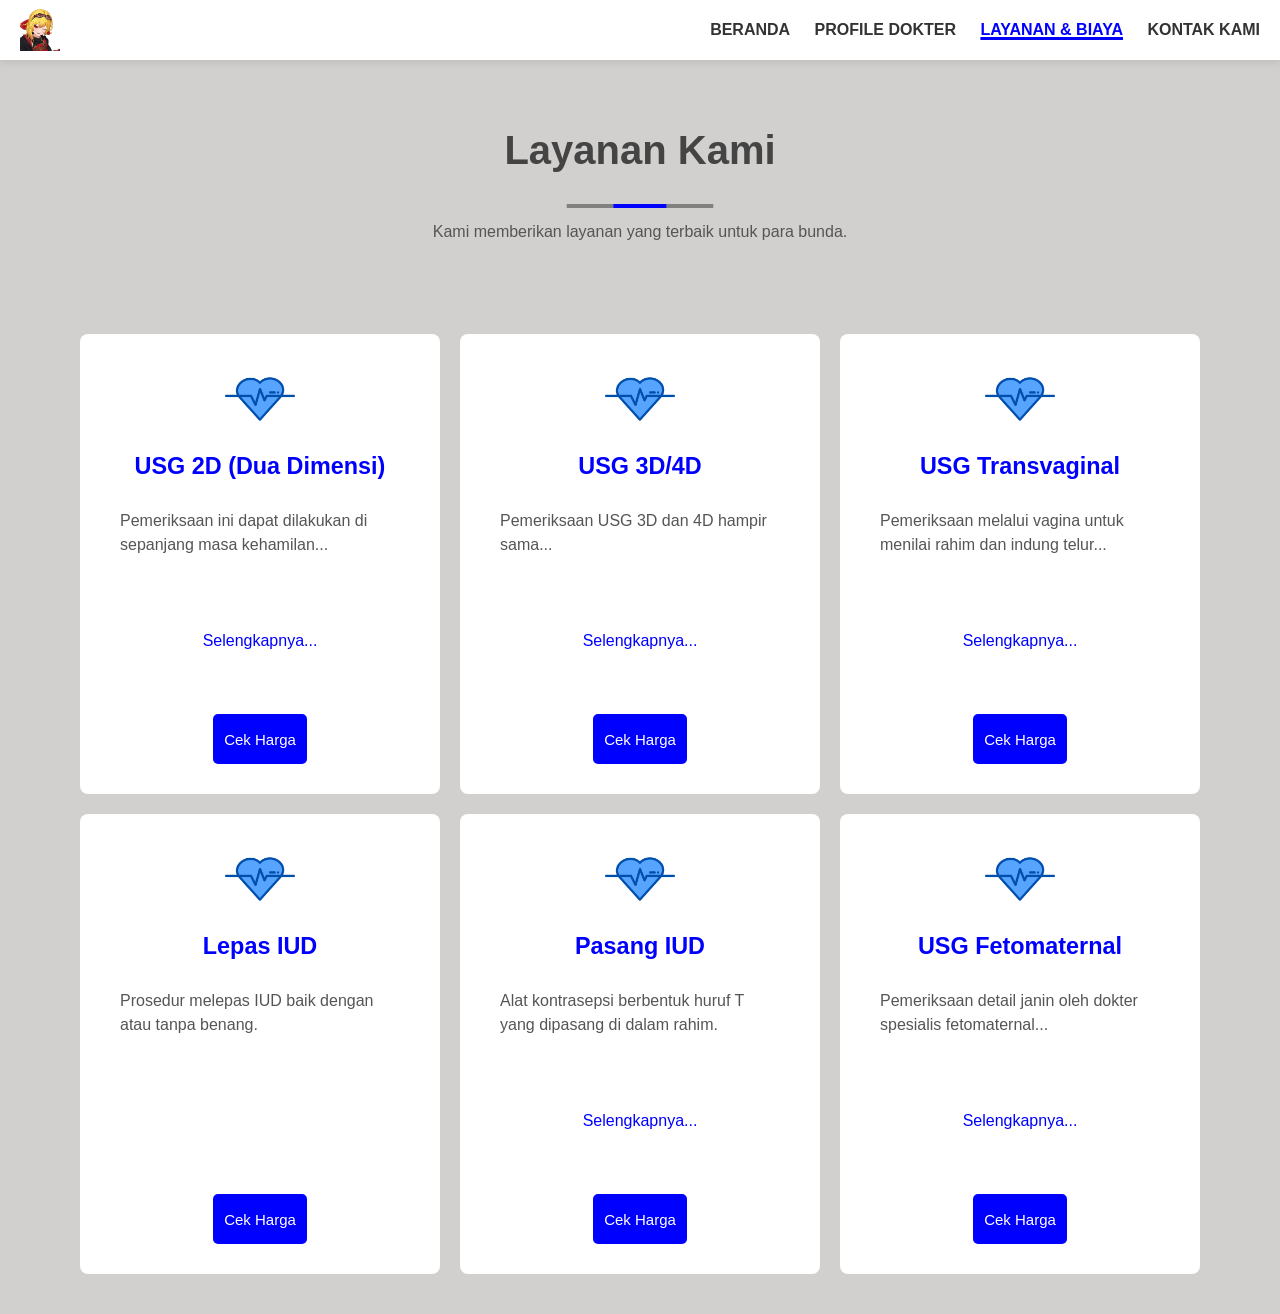
<file: Tugas web Dr Alini/script.html>
<!DOCTYPE html>
<html lang="en">
<head>
  <meta charset="UTF-8">
  <meta name="viewport" content="width=device-width, initial-scale=1.0">
  <title>Layanan & Biaya</title>
  <style>
    * {
      margin: 0;
      padding: 0;
      box-sizing: border-box;
      font-family: Arial, sans-serif;
    }

    body, html {
      height: 100%;
    }

    body {
      background-color: rgb(210, 208, 206);
    }

    header {
      width: 100%;
      height: 60px;
      background-color: white;
      display: flex;
      justify-content: space-between;
      align-items: center;
      padding: 0 20px;
      box-shadow: 0 2px 8px rgba(0,0,0,0.1);
      position: fixed;
      top: 0;
      left: 0;
      z-index: 10;
    }

    header img {
      width: 40px;
    }

    header nav a {
      text-decoration: none;
      color: #333;
      margin-left: 20px;
      font-weight: bold;
    }

    header nav .choosen {
      text-decoration: underline;
      color: blue;
      margin-left: 20px;
      font-weight: bolder;
      text-decoration-thickness: 3px;
    }

    .content {
      margin-top: 80px;
      flex: 1;
      padding: 40px;
      overflow-y: auto;
      line-height: 1.5;
      position: relative;
      font-size: 20px;
    }

    .content h1 {
      color: #444;
      text-align: center;
    }

    .content h4 {
      color: rgb(210, 208, 206);
      text-align: center;
      text-decoration: underline;
      text-decoration-color: gray;
      text-decoration-thickness: 4px;
    }

    .content p {
      color: #555;
      font-size: 16px;
      text-align: center;
      margin: 10px;
    }

    .spec {
      color: rgb(210, 208, 206);
      text-align: center;
      text-decoration: underline;
      text-decoration-color: blue;
      text-decoration-thickness: 4px;
    }

    section {
      display: flex;
      justify-content: center;
      flex-wrap: wrap;
      gap: 20px;
      margin-top: 20px;
    }

    section .box {
      background-color: white;
      border-radius: 8px;
      width: 30%;
      display: flex;
      flex-direction: column;
      justify-content: stretch;
      min-height: 460px;
    }

    section .content2 {
      padding: 30px;
      display: flex;
      flex-direction: column;
      justify-content: space-between;
      align-items: center;
      text-align: center;
      height: 100%;
    }

    section .content2 img {
      width: 70px;
      margin-bottom: 15px;
    }

    section .content2 p {
      text-align: left;
      flex-grow: 1;
    }

    .etc {
      color: blue;
    }

    .content2 button {
      background-color: blue;
      margin-top: 20px;
      border-radius: 5px;
      width: max-content;
      height: 50px;
      border: none;
      margin: 0 auto;
      display: flex;
      align-items: center;
      cursor: pointer;
    }

    .content2 button p {
      padding: 11px;
      font-size: 15px;
      margin: 0 auto;
      color: white;
      font-weight: 500;
    }

    .content2 h3 {
      color: blue;
      text-align: center;
      min-height: 50px;
    }

    /* Modal Styling */
    .modal {
      display: none; /* awalnya disembunyikan */
      position: fixed;
      z-index: 20;
      left: 0;
      top: 0;
      width: 100%;
      height: 100%;
      background-color: rgba(0,0,0,0.5);
      justify-content: center;
      align-items: center;
    }

    .modal-content {
      background-color: white;
      padding: 30px;
      border-radius: 10px;
      text-align: center;
      width: 350px;
      box-shadow: 0 0 10px rgba(0,0,0,0.3);
    }

    .modal-content h2 {
      color: blue;
      margin-bottom: 10px;
    }

    .modal-content p {
      margin-bottom: 20px;
      color: #444;
    }

    .close-btn {
      background-color: blue;
      color: white;
      padding: 10px 20px;
      border: none;
      border-radius: 5px;
      cursor: pointer;
    }

    .close-btn:hover {
      background-color: darkblue;
    }
  </style>
</head>
<body>
  <header>
    <img src="WhatsApp Image 2025-09-18 at 8.27.48 AM.jpeg" alt="hm">
    <nav>
      <a href="home.html">BERANDA</a>
      <a href="profile.html">PROFILE DOKTER</a>
      <a href="layanan.html" class="choosen">LAYANAN & BIAYA</a>
      <a href="kontak.html">KONTAK KAMI</a>
    </nav>
  </header>

  <main class="content">
    <h1>Layanan Kami</h1>
    <h4>-------<span class="spec">--------</span>-------</h4>
    <p>Kami memberikan layanan yang terbaik untuk para bunda.</p>
    <br><br>

    <section>
      <div class="box">
        <div class="content2">
          <img src="heart-rate.png" alt="">
          <h3>USG 2D (Dua Dimensi)</h3>
          <p>Pemeriksaan ini dapat dilakukan di sepanjang masa kehamilan...</p>
          <p><span class="etc">Selengkapnya...</span></p>
          <button onclick="showPrice('USG 2D (Dua Dimensi)', 'Rp 150.000')"><p>Cek Harga</p></button>
        </div>
      </div>

      <div class="box">
        <div class="content2">
          <img src="heart-rate.png" alt="">
          <h3>USG 3D/4D</h3>
          <p>Pemeriksaan USG 3D dan 4D hampir sama...</p>
          <p><span class="etc">Selengkapnya...</span></p>
          <button onclick="showPrice('USG 3D/4D', 'Rp 250.000')"><p>Cek Harga</p></button>
        </div>
      </div>

      <div class="box">
        <div class="content2">
          <img src="heart-rate.png" alt="">
          <h3>USG Transvaginal</h3>
          <p>Pemeriksaan melalui vagina untuk menilai rahim dan indung telur...</p>
          <p><span class="etc">Selengkapnya...</span></p>
          <button onclick="showPrice('USG Transvaginal', 'Rp 200.000')"><p>Cek Harga</p></button>
        </div>
      </div>
    </section>

    <section>
      <div class="box">
        <div class="content2">
          <img src="heart-rate.png" alt="">
          <h3>Lepas IUD</h3>
          <p>Prosedur melepas IUD baik dengan atau tanpa benang.</p>
          <button onclick="showPrice('Lepas IUD', 'Rp 180.000')"><p>Cek Harga</p></button>
        </div>
      </div>

      <div class="box">
        <div class="content2">
          <img src="heart-rate.png" alt="">
          <h3>Pasang IUD</h3>
          <p>Alat kontrasepsi berbentuk huruf T yang dipasang di dalam rahim.</p>
          <p><span class="etc">Selengkapnya...</span></p>
          <button onclick="showPrice('Pasang IUD', 'Rp 250.000')"><p>Cek Harga</p></button>
        </div>
      </div>

      <div class="box">
        <div class="content2">
          <img src="heart-rate.png" alt="">
          <h3>USG Fetomaternal</h3>
          <p>Pemeriksaan detail janin oleh dokter spesialis fetomaternal...</p>
          <p><span class="etc">Selengkapnya...</span></p>
          <button onclick="showPrice('USG Fetomaternal', 'Rp 400.000')"><p>Cek Harga</p></button>
        </div>
      </div>
    </section>
  </main>

  <!-- Modal -->
  <div class="modal" id="priceModal">
    <div class="modal-content">
      <h2 id="serviceName"></h2>
      <p id="servicePrice"></p>
      <button class="close-btn" onclick="closeModal()">Tutup</button>
    </div>
  </div>

  <script>
    function showPrice(name, price) {
      document.getElementById('serviceName').textContent = name;
      document.getElementById('servicePrice').textContent = "Harga: " + price;
      document.getElementById('priceModal').style.display = 'flex';
    }

    function closeModal() {
      document.getElementById('priceModal').style.display = 'none';
    }

    // Menutup modal jika klik di luar kotak
    window.onclick = function(event) {
      const modal = document.getElementById('priceModal');
      if (event.target == modal) {
        modal.style.display = 'none';
      }
    }
  </script>
</body>
</html>
</file>
<file: Tugas web Dr Alini/styles.css>
/* ===================== GLOBAL STYLES ===================== */
* {
  margin: 0;
  padding: 0;
  box-sizing: border-box;
}

:root {
  --primary-color: #0066cc;
  --secondary-color: #00d4ff;
  --accent-color: #ff6b6b;
  --dark-color: #1a1a2e;
  --light-color: #f5f7fa;
  --text-color: #333333;
  --border-color: #e0e0e0;
  --shadow: 0 4px 15px rgba(0, 0, 0, 0.1);
  --shadow-hover: 0 8px 25px rgba(0, 0, 0, 0.15);
}

html, body {
  height: 100%;
  font-family: 'Segoe UI', Tahoma, Geneva, Verdana, sans-serif;
  color: var(--text-color);
  line-height: 1.6;
}

body {
  background-color: #fafbfc;
}

/* ===================== HEADER ===================== */
header {
  width: 100%;
  height: 70px;
  background-color: white;
  display: flex;
  justify-content: space-between;
  align-items: center;
  padding: 0 40px;
  box-shadow: var(--shadow);
  position: fixed;
  top: 0;
  left: 0;
  z-index: 100;
  transition: all 0.3s ease;
}

header img {
  height: 50px;
  object-fit: contain;
  transition: transform 0.3s ease;
}

header img:hover {
  transform: scale(1.05);
}

header nav {
  display: flex;
  gap: 40px;
}

header nav a {
  text-decoration: none;
  color: var(--text-color);
  font-weight: 600;
  font-size: 15px;
  position: relative;
  transition: all 0.3s ease;
}

header nav a::after {
  content: '';
  position: absolute;
  bottom: -5px;
  left: 0;
  width: 0;
  height: 3px;
  background: linear-gradient(90deg, var(--primary-color), var(--secondary-color));
  transition: width 0.3s ease;
}

header nav a:hover::after,
header nav a.choosen::after {
  width: 100%;
}

header nav a.choosen {
  color: var(--primary-color);
  font-weight: 700;
}

/* ===================== MAIN CONTENT ===================== */
main.content {
  margin-top: 90px;
  padding: 60px 40px;
  max-width: 1200px;
  margin-left: auto;
  margin-right: auto;
}

main.content h1 {
  font-size: 42px;
  color: var(--dark-color);
  margin-bottom: 15px;
  font-weight: 700;
}

main.content h2 {
  font-size: 38px;
  color: var(--dark-color);
  margin-bottom: 15px;
  font-weight: 700;
}

main.content h4 {
  color: var(--secondary-color);
  text-align: center;
  margin: 30px 0;
  font-weight: 600;
}

main.content p {
  color: #666;
  font-size: 16px;
  line-height: 1.8;
  margin-bottom: 10px;
}

/* ===================== BUTTONS ===================== */
button {
  background: linear-gradient(135deg, var(--primary-color), var(--secondary-color));
  color: white;
  border: none;
  padding: 14px 32px;
  border-radius: 8px;
  font-size: 16px;
  font-weight: 600;
  cursor: pointer;
  transition: all 0.3s ease;
  box-shadow: 0 4px 10px rgba(0, 102, 204, 0.3);
}

button:hover {
  transform: translateY(-3px);
  box-shadow: 0 8px 20px rgba(0, 102, 204, 0.4);
}

button:active {
  transform: translateY(-1px);
}

button p {
  margin: 0;
  padding: 0;
}

/* ===================== CARDS ===================== */
.container {
  display: grid;
  grid-template-columns: repeat(auto-fit, minmax(280px, 1fr));
  gap: 30px;
  margin-top: 40px;
}

.card {
  background: white;
  border-radius: 12px;
  box-shadow: var(--shadow);
  padding: 30px;
  display: flex;
  flex-direction: column;
  justify-content: flex-start;
  align-items: center;
  text-align: center;
  transition: all 0.3s ease;
  border: 1px solid var(--border-color);
}

.card:hover {
  transform: translateY(-8px);
  box-shadow: var(--shadow-hover);
  border-color: var(--secondary-color);
}

.card img {
  width: 100%;
  max-width: 250px;
  height: auto;
  border-radius: 8px;
  object-fit: cover;
  margin-bottom: 15px;
}

.card .judul {
  font-weight: 700;
  color: var(--dark-color);
  font-size: 18px;
  margin-bottom: 10px;
}

.card .love {
  width: 30px;
  height: 30px;
  margin-bottom: 15px;
}

.card .btn {
  display: inline-block;
  background: linear-gradient(135deg, var(--primary-color), var(--secondary-color));
  color: white;
  padding: 10px 24px;
  border-radius: 8px;
  text-decoration: none;
  margin-top: 15px;
  transition: all 0.3s ease;
  font-size: 14px;
  font-weight: 600;
}

.card .btn:hover {
  transform: translateY(-3px);
  box-shadow: 0 6px 15px rgba(0, 102, 204, 0.3);
}

/* ===================== HOME PAGE SPECIFIC ===================== */
.hero-section {
  display: flex;
  justify-content: space-between;
  align-items: center;
  gap: 40px;
  margin-bottom: 60px;
  flex-wrap: wrap;
}

.hero-text {
  flex: 1;
  min-width: 300px;
}

.hero-text p:first-child {
  color: var(--secondary-color);
  font-weight: 600;
  font-size: 16px;
  margin-bottom: 15px;
}

.hero-text h2 {
  margin-top: 0;
}

.hero-image {
  flex: 1;
  min-width: 300px;
  display: flex;
  justify-content: center;
}

.hero-image img {
  width: 100%;
  max-width: 300px;
  height: auto;
  border-radius: 12px;
  box-shadow: var(--shadow-hover);
}

/* ===================== MODAL ===================== */
.modal {
  display: none;
  position: fixed;
  z-index: 200;
  left: 0;
  top: 0;
  width: 100%;
  height: 100%;
  background-color: rgba(0, 0, 0, 0.6);
  justify-content: center;
  align-items: center;
  animation: fadeIn 0.3s ease;
}

@keyframes fadeIn {
  from {
    opacity: 0;
  }
  to {
    opacity: 1;
  }
}

.modal-content {
  background-color: white;
  padding: 40px;
  border-radius: 12px;
  text-align: center;
  width: 90%;
  max-width: 400px;
  box-shadow: 0 10px 40px rgba(0, 0, 0, 0.2);
  animation: slideUp 0.3s ease;
}

@keyframes slideUp {
  from {
    transform: translateY(30px);
    opacity: 0;
  }
  to {
    transform: translateY(0);
    opacity: 1;
  }
}

.modal-content h2 {
  color: var(--primary-color);
  margin-bottom: 15px;
  font-size: 24px;
}

.modal-content p {
  color: #555;
  font-size: 16px;
  margin-bottom: 30px;
}

.close-btn {
  background: linear-gradient(135deg, var(--primary-color), var(--secondary-color));
  color: white;
  padding: 12px 30px;
  border: none;
  border-radius: 8px;
  cursor: pointer;
  font-weight: 600;
  transition: all 0.3s ease;
}

.close-btn:hover {
  transform: translateY(-2px);
  box-shadow: 0 6px 15px rgba(0, 102, 204, 0.3);
}

/* ===================== GALLERY ===================== */
.gallery-container {
  display: grid;
  grid-template-columns: repeat(auto-fit, minmax(220px, 1fr));
  gap: 20px;
  margin-top: 40px;
}

.gallery-item {
  overflow: hidden;
  border-radius: 10px;
  box-shadow: var(--shadow);
  transition: all 0.3s ease;
  height: 220px;
}

.gallery-item:hover {
  transform: scale(1.05);
  box-shadow: var(--shadow-hover);
}

.gallery-item img {
  width: 100%;
  height: 100%;
  object-fit: cover;
}

/* ===================== CONTACT FORM ===================== */
.contact-form {
  background: white;
  padding: 40px;
  border-radius: 12px;
  box-shadow: var(--shadow);
  max-width: 500px;
}

.form-group {
  margin-bottom: 20px;
  display: flex;
  gap: 15px;
  flex-wrap: wrap;
}

.form-group input,
.contact-form textarea {
  flex: 1;
  min-width: 200px;
  padding: 14px;
  border: 1px solid var(--border-color);
  border-radius: 8px;
  font-size: 14px;
  font-family: inherit;
  transition: all 0.3s ease;
}

.form-group input:focus,
.contact-form textarea:focus {
  outline: none;
  border-color: var(--primary-color);
  box-shadow: 0 0 0 3px rgba(0, 102, 204, 0.1);
}

.contact-form textarea {
  width: 100%;
  resize: vertical;
  height: 120px;
}

.contact-info {
  display: grid;
  gap: 30px;
}

.info-item {
  display: flex;
  gap: 20px;
}

.info-item i {
  font-size: 28px;
  color: var(--primary-color);
  background: linear-gradient(135deg, rgba(0, 102, 204, 0.1), rgba(0, 212, 255, 0.1));
  padding: 15px;
  border-radius: 50%;
  width: 60px;
  height: 60px;
  display: flex;
  align-items: center;
  justify-content: center;
  flex-shrink: 0;
}

.info-item h4 {
  color: var(--dark-color);
  margin-bottom: 5px;
  font-size: 18px;
}

.info-item p {
  color: #666;
  margin: 0;
}

/* ===================== MAP ===================== */
.map-container {
  width: 100%;
  height: 400px;
  margin: 40px 0;
  border-radius: 12px;
  overflow: hidden;
  box-shadow: var(--shadow);
}

.map-container iframe {
  width: 100%;
  height: 100%;
  border: none;
}

/* ===================== PROFILE PAGE ===================== */
.profile-container {
  background: white;
  border-radius: 12px;
  max-width: 950px;
  margin: 40px auto;
  display: flex;
  align-items: center;
  padding: 40px;
  gap: 40px;
  box-shadow: var(--shadow);
  border: 1px solid var(--border-color);
  flex-wrap: wrap;
}

.profile-image img {
  width: 250px;
  height: auto;
  border-radius: 10px;
  box-shadow: 0 8px 20px rgba(0, 0, 0, 0.15);
}

.profile-text {
  flex: 1;
  min-width: 300px;
}

.profile-text h2 {
  font-size: 24px;
  color: var(--primary-color);
  margin-bottom: 15px;
}

.profile-text p {
  color: #555;
  font-size: 15px;
  margin-bottom: 12px;
  line-height: 1.8;
}

/* ===================== RESPONSIVE DESIGN ===================== */
@media (max-width: 768px) {
  header {
    padding: 0 20px;
    height: 60px;
  }

  header nav {
    gap: 20px;
  }

  header nav a {
    font-size: 13px;
  }

  main.content {
    margin-top: 80px;
    padding: 40px 20px;
  }

  main.content h1 {
    font-size: 32px;
  }

  main.content h2 {
    font-size: 28px;
  }

  .container {
    grid-template-columns: 1fr;
    gap: 20px;
  }

  .card {
    padding: 20px;
  }

  .hero-section {
    gap: 20px;
  }

  .profile-container {
    flex-direction: column;
    padding: 20px;
  }

  .contact-form,
  .contact-info {
    max-width: 100%;
  }

  .form-group {
    flex-direction: column;
  }

  .form-group input {
    width: 100%;
  }
}

@media (max-width: 480px) {
  header {
    padding: 0 15px;
  }

  header nav {
    gap: 15px;
    flex-wrap: wrap;
  }

  header nav a {
    font-size: 12px;
  }

  main.content h1 {
    font-size: 26px;
  }

  main.content h2 {
    font-size: 22px;
  }

  button {
    padding: 12px 24px;
    font-size: 14px;
  }

  .gallery-item {
    height: 180px;
  }
}

/* ===================== UTILITIES ===================== */
.text-center {
  text-align: center;
}

.mt-20 {
  margin-top: 20px;
}

.mb-20 {
  margin-bottom: 20px;
}

.spec {
  color: var(--secondary-color);
}
</file>
